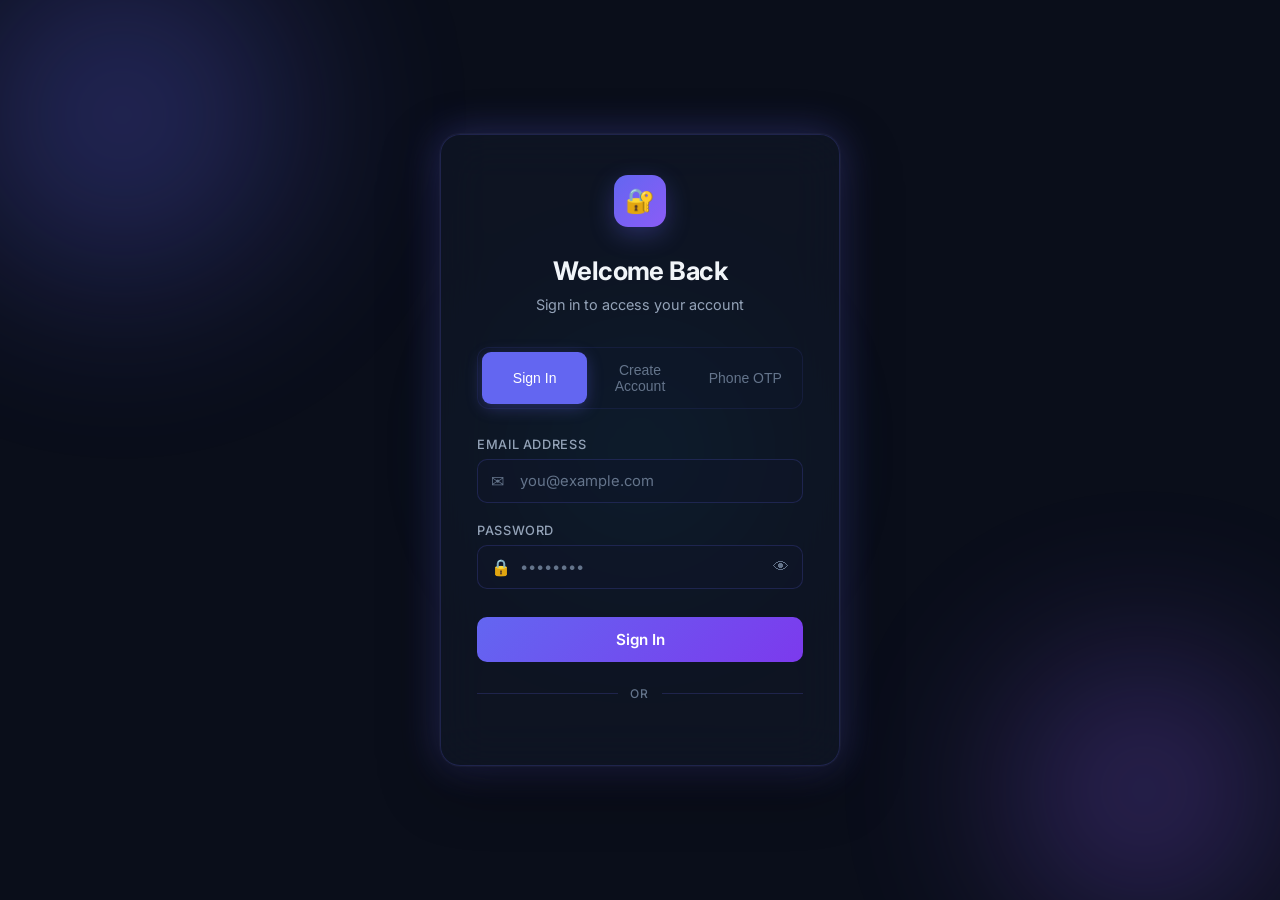
<file: auth_service/app/templates/auth.html>
<!DOCTYPE html>
<html lang="en">
<head>
    <meta charset="UTF-8">
    <meta name="viewport" content="width=device-width, initial-scale=1.0">
    <title>Authentication — Secure Login</title>
    <link href="https://fonts.googleapis.com/css2?family=Inter:wght@300;400;500;600;700&display=swap" rel="stylesheet">
    <script src="https://accounts.google.com/gsi/client" async defer></script>
    <style>
        *, *::before, *::after {
            margin: 0;
            padding: 0;
            box-sizing: border-box;
        }

        :root {
            --bg-primary: #0a0e1a;
            --bg-secondary: #111827;
            --bg-card: rgba(17, 24, 39, 0.7);
            --border-color: rgba(99, 102, 241, 0.2);
            --border-focus: rgba(99, 102, 241, 0.6);
            --accent: #6366f1;
            --accent-hover: #818cf8;
            --accent-glow: rgba(99, 102, 241, 0.35);
            --text-primary: #f1f5f9;
            --text-secondary: #94a3b8;
            --text-muted: #64748b;
            --success: #10b981;
            --success-bg: rgba(16, 185, 129, 0.1);
            --error: #ef4444;
            --error-bg: rgba(239, 68, 68, 0.1);
            --input-bg: rgba(15, 23, 42, 0.6);
        }

        body {
            font-family: 'Inter', -apple-system, BlinkMacSystemFont, sans-serif;
            background: var(--bg-primary);
            color: var(--text-primary);
            min-height: 100vh;
            display: flex;
            align-items: center;
            justify-content: center;
            overflow: hidden;
            position: relative;
        }

        /* ── Animated background ──────────────────────────────────── */
        .bg-gradient {
            position: fixed;
            inset: 0;
            z-index: 0;
            overflow: hidden;
        }

        .bg-gradient .orb {
            position: absolute;
            border-radius: 50%;
            filter: blur(80px);
            opacity: 0.4;
            animation: float 12s ease-in-out infinite;
        }

        .orb-1 {
            width: 500px; height: 500px;
            background: radial-gradient(circle, #6366f1, transparent 70%);
            top: -15%; left: -10%;
            animation-delay: 0s;
        }

        .orb-2 {
            width: 400px; height: 400px;
            background: radial-gradient(circle, #8b5cf6, transparent 70%);
            bottom: -10%; right: -5%;
            animation-delay: -4s;
        }

        .orb-3 {
            width: 300px; height: 300px;
            background: radial-gradient(circle, #06b6d4, transparent 70%);
            top: 50%; left: 50%;
            transform: translate(-50%, -50%);
            animation-delay: -8s;
            opacity: 0.2;
        }

        @keyframes float {
            0%, 100% { transform: translateY(0) scale(1); }
            33% { transform: translateY(-30px) scale(1.05); }
            66% { transform: translateY(20px) scale(0.95); }
        }

        /* ── Card container ──────────────────────────────────────── */
        .auth-container {
            position: relative;
            z-index: 1;
            width: 100%;
            max-width: 440px;
            padding: 20px;
        }

        .auth-card {
            background: var(--bg-card);
            backdrop-filter: blur(24px);
            -webkit-backdrop-filter: blur(24px);
            border: 1px solid var(--border-color);
            border-radius: 20px;
            padding: 40px 36px;
            box-shadow:
                0 0 0 1px rgba(255,255,255,0.03),
                0 20px 60px rgba(0,0,0,0.4),
                0 0 40px var(--accent-glow);
            transition: box-shadow 0.4s ease;
        }

        .auth-card:hover {
            box-shadow:
                0 0 0 1px rgba(255,255,255,0.05),
                0 25px 70px rgba(0,0,0,0.5),
                0 0 60px var(--accent-glow);
        }

        /* ── Logo / Icon ─────────────────────────────────────────── */
        .logo {
            display: flex;
            align-items: center;
            justify-content: center;
            margin-bottom: 28px;
        }

        .logo-icon {
            width: 52px; height: 52px;
            background: linear-gradient(135deg, #6366f1, #8b5cf6);
            border-radius: 14px;
            display: flex;
            align-items: center;
            justify-content: center;
            font-size: 24px;
            box-shadow: 0 8px 24px rgba(99, 102, 241, 0.3);
        }

        /* ── Heading ─────────────────────────────────────────────── */
        .auth-header {
            text-align: center;
            margin-bottom: 32px;
        }

        .auth-header h1 {
            font-size: 1.6rem;
            font-weight: 700;
            letter-spacing: -0.02em;
            margin-bottom: 8px;
        }

        .auth-header p {
            color: var(--text-secondary);
            font-size: 0.9rem;
            line-height: 1.5;
        }

        /* ── Tab switcher ────────────────────────────────────────── */
        .tab-switcher {
            display: flex;
            background: rgba(15, 23, 42, 0.5);
            border-radius: 12px;
            padding: 4px;
            margin-bottom: 28px;
            border: 1px solid rgba(99, 102, 241, 0.1);
        }

        .tab-btn {
            flex: 1;
            padding: 10px;
            text-align: center;
            font-size: 0.875rem;
            font-weight: 500;
            color: var(--text-muted);
            background: transparent;
            border: none;
            border-radius: 9px;
            cursor: pointer;
            transition: all 0.3s ease;
        }

        .tab-btn.active {
            background: var(--accent);
            color: white;
            box-shadow: 0 4px 16px rgba(99, 102, 241, 0.3);
        }

        .tab-btn:not(.active):hover {
            color: var(--text-secondary);
        }

        /* ── Form fields ─────────────────────────────────────────── */
        .form-group {
            margin-bottom: 20px;
        }

        .form-group label {
            display: block;
            font-size: 0.8rem;
            font-weight: 500;
            color: var(--text-secondary);
            margin-bottom: 7px;
            text-transform: uppercase;
            letter-spacing: 0.05em;
        }

        .input-wrapper {
            position: relative;
        }

        .input-wrapper .icon {
            position: absolute;
            left: 14px;
            top: 50%;
            transform: translateY(-50%);
            color: var(--text-muted);
            font-size: 16px;
            pointer-events: none;
            transition: color 0.3s ease;
        }

        .form-input {
            width: 100%;
            padding: 12px 14px 12px 42px;
            background: var(--input-bg);
            border: 1px solid var(--border-color);
            border-radius: 10px;
            color: var(--text-primary);
            font-size: 0.925rem;
            font-family: inherit;
            outline: none;
            transition: border-color 0.3s ease, box-shadow 0.3s ease;
        }

        .form-input::placeholder {
            color: var(--text-muted);
        }

        .form-input:focus {
            border-color: var(--border-focus);
            box-shadow: 0 0 0 3px var(--accent-glow);
        }

        .form-input:focus ~ .icon,
        .form-input:focus + .icon {
            color: var(--accent);
        }

        /* ── Password toggle ─────────────────────────────────────── */
        .toggle-password {
            position: absolute;
            right: 14px;
            top: 50%;
            transform: translateY(-50%);
            background: none;
            border: none;
            color: var(--text-muted);
            cursor: pointer;
            font-size: 16px;
            transition: color 0.2s;
        }

        .toggle-password:hover {
            color: var(--text-secondary);
        }

        /* ── Submit button ───────────────────────────────────────── */
        .submit-btn {
            width: 100%;
            padding: 13px;
            background: linear-gradient(135deg, #6366f1, #7c3aed);
            color: white;
            font-size: 0.95rem;
            font-weight: 600;
            font-family: inherit;
            border: none;
            border-radius: 10px;
            cursor: pointer;
            margin-top: 8px;
            transition: all 0.3s ease;
            position: relative;
            overflow: hidden;
        }

        .submit-btn:hover:not(:disabled) {
            transform: translateY(-1px);
            box-shadow: 0 8px 24px rgba(99, 102, 241, 0.35);
        }

        .submit-btn:active:not(:disabled) {
            transform: translateY(0);
        }

        .submit-btn:disabled {
            opacity: 0.6;
            cursor: not-allowed;
        }

        .submit-btn .spinner {
            display: none;
            width: 20px; height: 20px;
            border: 2.5px solid rgba(255,255,255,0.3);
            border-top-color: white;
            border-radius: 50%;
            animation: spin 0.7s linear infinite;
            margin: 0 auto;
        }

        .submit-btn.loading .btn-text { display: none; }
        .submit-btn.loading .spinner { display: block; }

        .divider {
            display: flex;
            align-items: center;
            text-align: center;
            margin: 24px 0;
            color: var(--text-muted);
            font-size: 0.75rem;
            font-weight: 500;
        }

        .divider::before, .divider::after {
            content: '';
            flex: 1;
            border-bottom: 1px solid var(--border-color);
        }

        .divider span {
            padding: 0 12px;
            text-transform: uppercase;
            letter-spacing: 0.1em;
        }

        @keyframes spin {
            to { transform: rotate(360deg); }
        }

        /* ── Alerts ──────────────────────────────────────────────── */
        .alert {
            padding: 12px 16px;
            border-radius: 10px;
            font-size: 0.85rem;
            margin-bottom: 20px;
            display: none;
            align-items: center;
            gap: 10px;
            line-height: 1.5;
            animation: fadeIn 0.3s ease;
        }

        .alert.show {
            display: flex;
        }

        .alert-success {
            background: var(--success-bg);
            border: 1px solid rgba(16, 185, 129, 0.25);
            color: var(--success);
        }

        .alert-error {
            background: var(--error-bg);
            border: 1px solid rgba(239, 68, 68, 0.25);
            color: var(--error);
        }

        @keyframes fadeIn {
            from { opacity: 0; transform: translateY(-6px); }
            to { opacity: 1; transform: translateY(0); }
        }

        /* ── Protected content (post-login) ──────────────────────── */
        .protected-panel {
            display: none;
            text-align: center;
        }

        .protected-panel.show {
            display: block;
        }

        .user-avatar {
            width: 72px; height: 72px;
            background: linear-gradient(135deg, #6366f1, #8b5cf6);
            border-radius: 50%;
            display: flex;
            align-items: center;
            justify-content: center;
            font-size: 28px;
            font-weight: 700;
            margin: 0 auto 20px;
            box-shadow: 0 8px 30px rgba(99, 102, 241, 0.3);
        }

        .user-info h2 {
            font-size: 1.3rem;
            margin-bottom: 4px;
        }

        .user-info p {
            color: var(--text-secondary);
            font-size: 0.85rem;
        }

        .token-box {
            margin-top: 24px;
            background: var(--input-bg);
            border: 1px solid var(--border-color);
            border-radius: 10px;
            padding: 14px;
            text-align: left;
        }

        .token-box label {
            display: block;
            font-size: 0.7rem;
            color: var(--text-muted);
            text-transform: uppercase;
            letter-spacing: 0.06em;
            margin-bottom: 8px;
        }

        .token-box code {
            display: block;
            font-size: 0.7rem;
            color: var(--accent-hover);
            word-break: break-all;
            line-height: 1.6;
            max-height: 80px;
            overflow-y: auto;
        }

        .logout-btn {
            margin-top: 24px;
            padding: 11px 28px;
            background: rgba(239, 68, 68, 0.1);
            border: 1px solid rgba(239, 68, 68, 0.3);
            border-radius: 10px;
            color: var(--error);
            font-size: 0.875rem;
            font-weight: 500;
            font-family: inherit;
            cursor: pointer;
            transition: all 0.3s ease;
        }

        .logout-btn:hover {
            background: rgba(239, 68, 68, 0.2);
        }

        /* ── Password strength indicator ─────────────────────────── */
        .password-strength {
            height: 3px;
            border-radius: 3px;
            margin-top: 8px;
            background: rgba(255,255,255,0.05);
            overflow: hidden;
            transition: opacity 0.3s;
        }

        .password-strength .bar {
            height: 100%;
            width: 0;
            border-radius: 3px;
            transition: width 0.4s ease, background 0.4s ease;
        }

        /* ── Responsive ──────────────────────────────────────────── */
        @media (max-width: 480px) {
            .auth-card { padding: 28px 20px; }
            .auth-header h1 { font-size: 1.35rem; }
        }
    </style>
</head>
<body>

    <!-- Animated background -->
    <div class="bg-gradient">
        <div class="orb orb-1"></div>
        <div class="orb orb-2"></div>
        <div class="orb orb-3"></div>
    </div>

    <div class="auth-container">
        <div class="auth-card">

            <!-- Logo -->
            <div class="logo">
                <div class="logo-icon">🔐</div>
            </div>

            <!-- Header -->
            <div class="auth-header">
                <h1 id="form-title">Welcome Back</h1>
                <p id="form-subtitle">Sign in to access your account</p>
            </div>

            <!-- Tab switcher -->
            <div class="tab-switcher">
                <button class="tab-btn active" id="tab-login" onclick="switchTab('login')">Sign In</button>
                <button class="tab-btn" id="tab-register" onclick="switchTab('register')">Create Account</button>
                <button class="tab-btn" id="tab-phone" onclick="switchTab('phone')">Phone OTP</button>
            </div>

            <!-- Alert -->
            <div class="alert" id="alert">
                <span id="alert-icon"></span>
                <span id="alert-message"></span>
            </div>

            <!-- ── Login Form ──────────────────────────────────── -->
            <form id="login-form" onsubmit="handleLogin(event)">
                <div class="form-group">
                    <label for="login-email">Email Address</label>
                    <div class="input-wrapper">
                        <input type="email" class="form-input" id="login-email"
                               placeholder="you@example.com" required autocomplete="email">
                        <span class="icon">✉</span>
                    </div>
                </div>
                <div class="form-group">
                    <label for="login-password">Password</label>
                    <div class="input-wrapper">
                        <input type="password" class="form-input" id="login-password"
                               placeholder="••••••••" required autocomplete="current-password">
                        <span class="icon">🔒</span>
                        <button type="button" class="toggle-password" onclick="togglePw('login-password', this)">👁</button>
                    </div>
                </div>
                <button type="submit" class="submit-btn" id="login-btn">
                    <span class="btn-text">Sign In</span>
                    <span class="spinner"></span>
                </button>

                <div class="divider"><span>OR</span></div>
                
                <!-- Google Login Button -->
                 <div id="g_id_onload"
                      data-client_id="{{ config['GOOGLE_CLIENT_ID'] }}"
                      data-context="signin"
                      data-ux_mode="popup"
                      data-callback="handleGoogleLogin"
                      data-auto_prompt="false">
                 </div>
                <div class="google-btn-wrapper" style="display: flex; justify-content: center; width: 100%; overflow: hidden; border-radius: 10px;">
                    <div class="g_id_signin"
                         data-type="standard"
                         data-shape="rectangular"
                         data-theme="filled_black"
                         data-text="signin_with"
                         data-size="large"
                         data-logo_alignment="left">
                    </div>
                </div>
            </form>

            <!-- ── Register Form ───────────────────────────────── -->
            <form id="register-form" style="display:none" onsubmit="handleRegister(event)">
                <div class="form-group">
                    <label for="reg-name">Full Name</label>
                    <div class="input-wrapper">
                        <input type="text" class="form-input" id="reg-name"
                               placeholder="Alice Smith" required minlength="2" autocomplete="name">
                        <span class="icon">👤</span>
                    </div>
                </div>
                <div class="form-group">
                    <label for="reg-email">Email Address</label>
                    <div class="input-wrapper">
                        <input type="email" class="form-input" id="reg-email"
                               placeholder="you@example.com" required autocomplete="email">
                        <span class="icon">✉</span>
                    </div>
                </div>
                <div class="form-group">
                    <label for="reg-password">Password</label>
                    <div class="input-wrapper">
                        <input type="password" class="form-input" id="reg-password"
                               placeholder="Min 8 chars, 1 uppercase, 1 digit" required minlength="8"
                               autocomplete="new-password" oninput="checkStrength(this.value)">
                        <span class="icon">🔒</span>
                        <button type="button" class="toggle-password" onclick="togglePw('reg-password', this)">👁</button>
                    </div>
                    <div class="password-strength"><div class="bar" id="pw-bar"></div></div>
                </div>
                <button type="submit" class="submit-btn" id="register-btn">
                    <span class="btn-text">Create Account</span>
                    <span class="spinner"></span>
                </button>
            </form>

            <!-- ── Phone Form ───────────────────────────────────── -->
            <form id="phone-form" style="display:none" onsubmit="handlePhoneVerify(event)">
                <div id="phone-input-group">
                    <div class="form-group">
                        <label for="phone-number">Phone Number</label>
                        <div class="input-wrapper">
                            <input type="tel" class="form-input" id="phone-number"
                                   placeholder="+919876543210" required autocomplete="tel">
                            <span class="icon">📱</span>
                        </div>
                    </div>
                    <button type="button" class="submit-btn" id="send-otp-btn" onclick="handleSendOTP()">
                        <span class="btn-text">Send OTP</span>
                        <span class="spinner"></span>
                    </button>
                </div>

                <div id="otp-input-group" style="display:none; margin-top: 20px;">
                    <div class="form-group">
                        <label for="otp-code">Verification Code</label>
                        <div class="input-wrapper">
                            <input type="text" class="form-input" id="otp-code"
                                   placeholder="123456" maxlength="6" autocomplete="one-time-code">
                            <span class="icon">🛡️</span>
                        </div>
                    </div>
                    <div class="form-group">
                        <label for="phone-name">Full Name (Optional)</label>
                        <div class="input-wrapper">
                            <input type="text" class="form-input" id="phone-name"
                                   placeholder="Alice Smith">
                            <span class="icon">👤</span>
                        </div>
                    </div>
                    <button type="submit" class="submit-btn" id="verify-otp-btn">
                        <span class="btn-text">Verify & Login</span>
                        <span class="spinner"></span>
                    </button>
                    <button type="button" class="logout-btn" style="width:100%; margin-top:10px; border-color:var(--text-muted); color:var(--text-muted); background:none;" onclick="resetPhoneForm()">Back</button>
                </div>
            </form>

            <!-- ── Protected Panel (shown after login) ─────────── -->
            <div class="protected-panel" id="protected-panel">
                <div class="user-avatar" id="user-avatar">A</div>
                <div class="user-info">
                    <h2 id="user-name">Alice Smith</h2>
                    <p id="user-email">alice@example.com</p>
                </div>
                <div class="token-box">
                    <label>JWT Access Token</label>
                    <code id="user-token">—</code>
                </div>
                <button class="logout-btn" onclick="handleLogout()">Sign Out</button>
            </div>

        </div>
    </div>

    <script>
        // ── Config ────────────────────────────────────────────────
        const API = '';  // same origin
        // Where to redirect after successful login
        // (the main AI Research Assistant app served by backend/app.py)
        const MAIN_APP_URL = '/dashboard';

        // ── On page load: if user already has a valid token, redirect ─
        (function checkExistingSession() {
            const token = localStorage.getItem('access_token');
            if (token) {
                // Verify token is still valid before auto-redirecting
                fetch(`${API}/api/protected`, {
                    headers: { 'Authorization': `Bearer ${token}` }
                }).then(res => {
                    if (res.ok) {
                        window.location.href = MAIN_APP_URL;
                    } else {
                        // Token expired or invalid — clear it
                        localStorage.removeItem('access_token');
                    }
                }).catch(() => {
                    // Server not reachable — stay on login
                });
            }
        })();

        // ── Tab switching ─────────────────────────────────────────
        function switchTab(tab) {
            const loginForm = document.getElementById('login-form');
            const registerForm = document.getElementById('register-form');
            const phoneForm = document.getElementById('phone-form');
            const tabLogin = document.getElementById('tab-login');
            const tabRegister = document.getElementById('tab-register');
            const tabPhone = document.getElementById('tab-phone');
            const title = document.getElementById('form-title');
            const subtitle = document.getElementById('form-subtitle');

            hideAlert();

            // Reset visibility
            loginForm.style.display = 'none';
            registerForm.style.display = 'none';
            phoneForm.style.display = 'none';
            tabLogin.classList.remove('active');
            tabRegister.classList.remove('active');
            tabPhone.classList.remove('active');

            if (tab === 'login') {
                loginForm.style.display = 'block';
                tabLogin.classList.add('active');
                title.textContent = 'Welcome Back';
                subtitle.textContent = 'Sign in to access your account';
            } else if (tab === 'register') {
                registerForm.style.display = 'block';
                tabRegister.classList.add('active');
                title.textContent = 'Create Account';
                subtitle.textContent = 'Join us — it only takes a moment';
            } else if (tab === 'phone') {
                phoneForm.style.display = 'block';
                tabPhone.classList.add('active');
                title.textContent = 'Phone Login';
                subtitle.textContent = 'Sign in via secure OTP code';
                resetPhoneForm();
            }
        }

        // ── Google Login ──────────────────────────────────────────
        async function handleGoogleLogin(response) {
            hideAlert();
            setLoading('login-btn', true); // Show loading on the main login button for feedback

            try {
                const res = await fetch(`${API}/api/auth/google`, {
                    method: 'POST',
                    headers: { 'Content-Type': 'application/json' },
                    body: JSON.stringify({ credential: response.credential }),
                });
                const data = await res.json();

                if (res.ok && data.success) {
                    processLoginSuccess(data.data);
                } else {
                    showAlert('error', data.error || 'Google login failed.');
                }
            } catch (err) {
                showAlert('error', 'Network error during Google login.');
            } finally {
                setLoading('login-btn', false);
            }
        }

        // ── Phone OTP ─────────────────────────────────────────────
        let currentPhone = '';

        async function handleSendOTP() {
            const phoneInput = document.getElementById('phone-number');
            const phone = phoneInput.value.trim();
            if (!phone) return showAlert('error', 'Please enter a phone number.');

            hideAlert();
            setLoading('send-otp-btn', true);

            try {
                const res = await fetch(`${API}/api/auth/phone/send-otp`, {
                    method: 'POST',
                    headers: { 'Content-Type': 'application/json' },
                    body: JSON.stringify({ phone }),
                });
                const data = await res.json();

                if (res.ok && data.success) {
                    currentPhone = data.data.phone;
                    document.getElementById('phone-input-group').style.display = 'none';
                    document.getElementById('otp-input-group').style.display = 'block';
                    
                    let msg = 'OTP sent!';
                    if (data.data.otp_dev_only) {
                        msg += ` (Dev: ${data.data.otp_dev_only})`;
                    }
                    showAlert('success', msg);
                } else {
                    showAlert('error', data.error || 'Failed to send OTP.');
                }
            } catch (err) {
                showAlert('error', 'Network error sending OTP.');
            } finally {
                setLoading('send-otp-btn', false);
            }
        }

        async function handlePhoneVerify(e) {
            e.preventDefault();
            const otp = document.getElementById('otp-code').value.trim();
            const name = document.getElementById('phone-name').value.trim();
            if (!otp) return showAlert('error', 'Please enter the OTP.');

            hideAlert();
            setLoading('verify-otp-btn', true);

            try {
                const res = await fetch(`${API}/api/auth/phone/verify-otp`, {
                    method: 'POST',
                    headers: { 'Content-Type': 'application/json' },
                    body: JSON.stringify({ phone: currentPhone, otp, name }),
                });
                const data = await res.json();

                if (res.ok && data.success) {
                    processLoginSuccess(data.data);
                } else {
                    showAlert('error', data.error || 'Invalid OTP.');
                }
            } catch (err) {
                showAlert('error', 'Network error during verification.');
            } finally {
                setLoading('verify-otp-btn', false);
            }
        }

        function resetPhoneForm() {
            document.getElementById('phone-input-group').style.display = 'block';
            document.getElementById('otp-input-group').style.display = 'none';
            document.getElementById('otp-code').value = '';
            document.getElementById('phone-name').value = '';
        }

        function processLoginSuccess(authData) {
            const token = authData.access_token;
            const user = authData.user;

            localStorage.setItem('access_token', token);
            localStorage.setItem('user_name', user.name);
            localStorage.setItem('user_email', user.email || '');

            showAlert('success', 'Login successful! Redirecting…');
            setTimeout(() => { window.location.href = MAIN_APP_URL; }, 1000);
        }

        // ── Alert helpers ─────────────────────────────────────────
        function showAlert(type, message) {
            const alert = document.getElementById('alert');
            const icon = document.getElementById('alert-icon');
            const msg = document.getElementById('alert-message');
            alert.className = `alert alert-${type} show`;
            icon.textContent = type === 'success' ? '✓' : '✕';
            msg.textContent = message;
        }

        function hideAlert() {
            document.getElementById('alert').className = 'alert';
        }

        // ── Password toggle ───────────────────────────────────────
        function togglePw(id, btn) {
            const input = document.getElementById(id);
            if (input.type === 'password') {
                input.type = 'text';
                btn.textContent = '🔒';
            } else {
                input.type = 'password';
                btn.textContent = '👁';
            }
        }

        // ── Password strength ─────────────────────────────────────
        function checkStrength(pw) {
            const bar = document.getElementById('pw-bar');
            let score = 0;
            if (pw.length >= 8) score++;
            if (/[A-Z]/.test(pw)) score++;
            if (/\d/.test(pw)) score++;
            if (/[^A-Za-z0-9]/.test(pw)) score++;

            const widths = ['0%', '25%', '50%', '75%', '100%'];
            const colors = ['#ef4444', '#f97316', '#eab308', '#22c55e', '#10b981'];
            bar.style.width = widths[score];
            bar.style.background = colors[score];
        }

        // ── Loading state helpers ─────────────────────────────────
        function setLoading(btnId, loading) {
            const btn = document.getElementById(btnId);
            if (loading) {
                btn.classList.add('loading');
                btn.disabled = true;
            } else {
                btn.classList.remove('loading');
                btn.disabled = false;
            }
        }

        // ── Register ──────────────────────────────────────────────
        async function handleRegister(e) {
            e.preventDefault();
            hideAlert();
            setLoading('register-btn', true);

            const body = {
                name: document.getElementById('reg-name').value.trim(),
                email: document.getElementById('reg-email').value.trim(),
                password: document.getElementById('reg-password').value,
            };

            try {
                const res = await fetch(`${API}/api/auth/register`, {
                    method: 'POST',
                    headers: { 'Content-Type': 'application/json' },
                    body: JSON.stringify(body),
                });
                const data = await res.json();

                if (res.ok && data.success) {
                    showAlert('success', 'Account created! Switching to login…');
                    setTimeout(() => switchTab('login'), 1500);
                } else {
                    showAlert('error', data.error || 'Registration failed.');
                }
            } catch (err) {
                showAlert('error', 'Network error — is the server running?');
            } finally {
                setLoading('register-btn', false);
            }
        }

        // ── Login ─────────────────────────────────────────────────
        async function handleLogin(e) {
            e.preventDefault();
            hideAlert();
            setLoading('login-btn', true);

            const body = {
                email: document.getElementById('login-email').value.trim(),
                password: document.getElementById('login-password').value,
            };

            try {
                const res = await fetch(`${API}/api/auth/login`, {
                    method: 'POST',
                    headers: { 'Content-Type': 'application/json' },
                    body: JSON.stringify(body),
                });
                const data = await res.json();

                if (res.ok && data.success) {
                    const token = data.data.access_token;
                    const user = data.data.user;

                    // Store token and user info in localStorage
                    localStorage.setItem('access_token', token);
                    localStorage.setItem('user_name', user.name);
                    localStorage.setItem('user_email', user.email);

                    showAlert('success', 'Login successful! Redirecting…');

                    // ✅ Redirect to main app page after a brief delay
                    setTimeout(() => {
                        window.location.href = MAIN_APP_URL;
                    }, 1000);
                } else {
                    // ❌ Failed — stay on the login page, show error
                    showAlert('error', data.error || 'Invalid credentials.');
                }
            } catch (err) {
                // ❌ Network error — stay on the login page
                showAlert('error', 'Network error — is the server running?');
            } finally {
                setLoading('login-btn', false);
            }
        }

        // ── Logout (called from main page via ?logout=true) ───────
        function handleLogout() {
            localStorage.removeItem('access_token');
            localStorage.removeItem('user_name');
            localStorage.removeItem('user_email');
            showAlert('success', 'Logged out successfully.');
        }
    </script>
</body>
</html>
</file>
